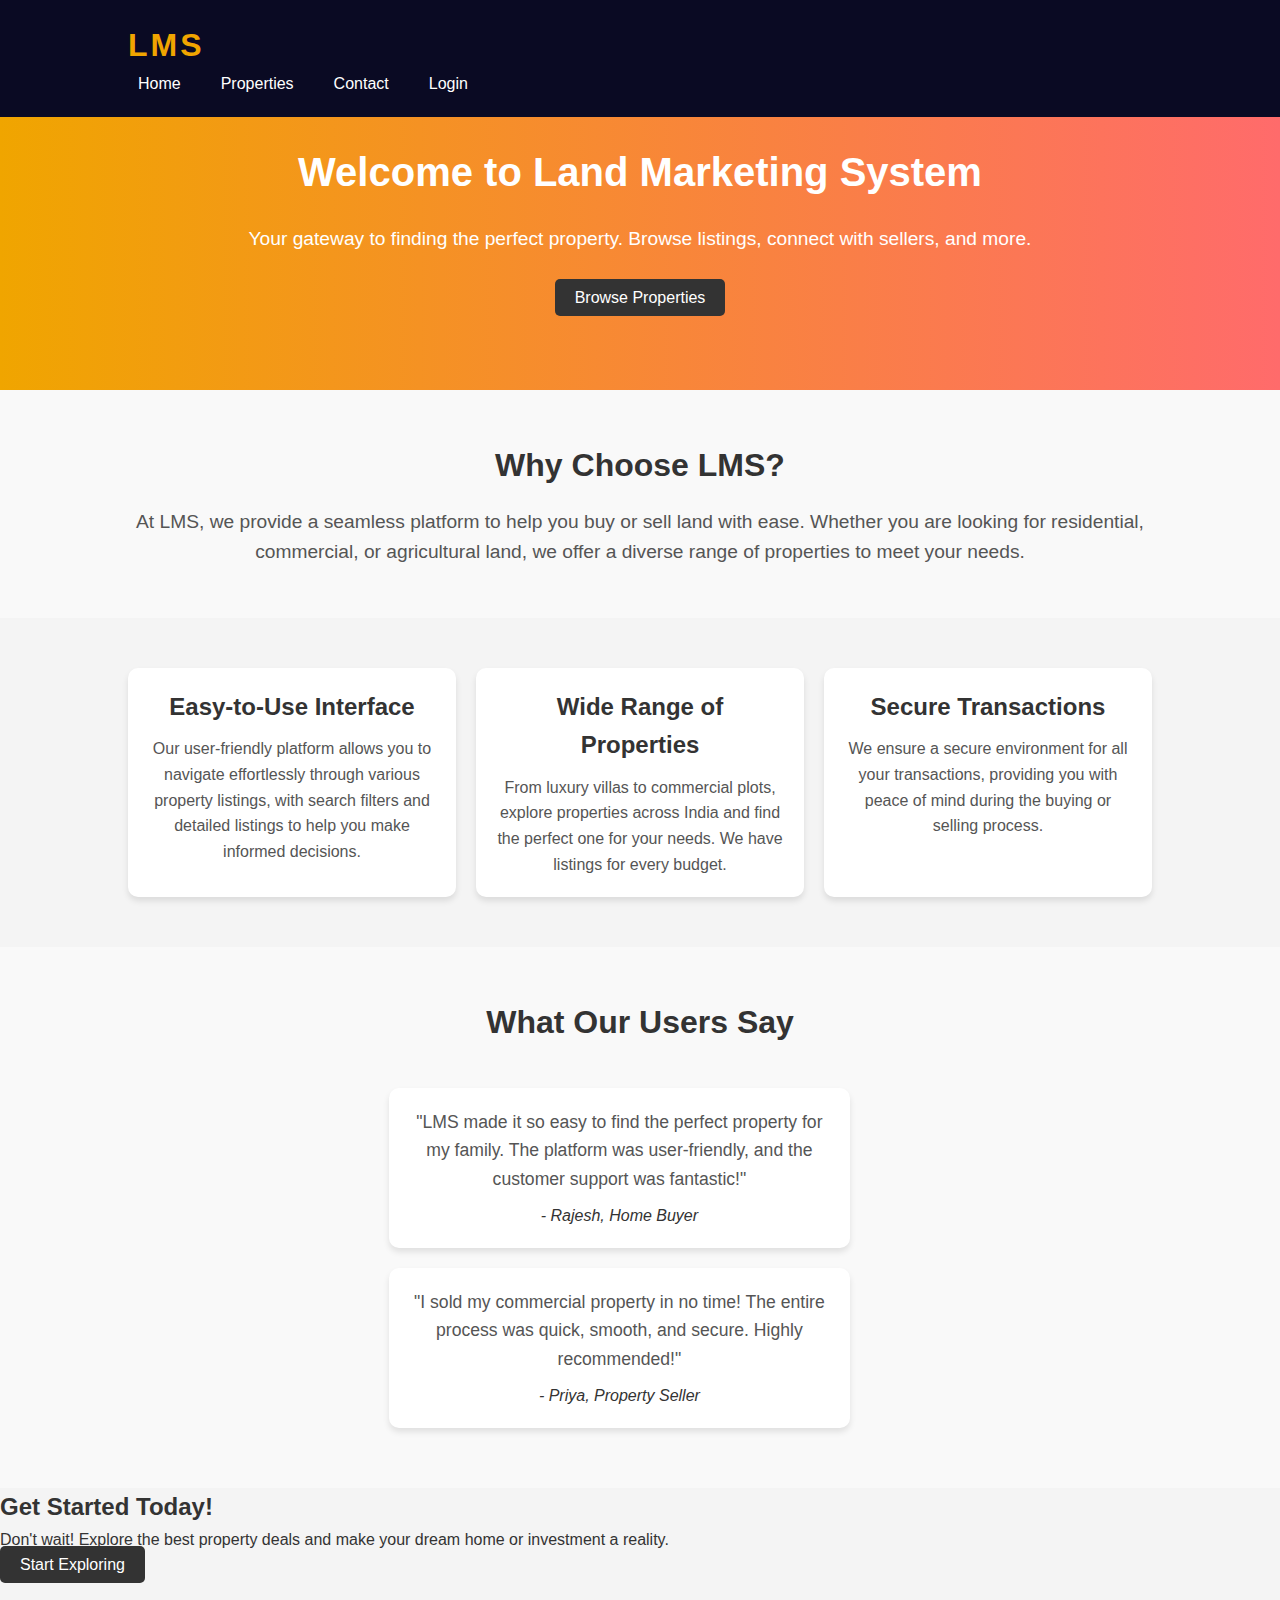
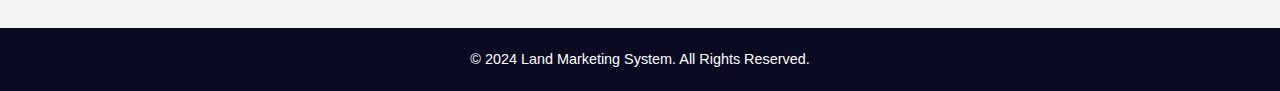
<file: index.html>
<!DOCTYPE html>
<html lang="en">
<head>
    <meta charset="UTF-8">
    <meta name="viewport" content="width=device-width, initial-scale=1.0">
    <title>Land Marketing System</title>
    <link rel="stylesheet" href="css/styles.css">
    <script defer src="js/scripts.js"></script>
</head>
<body>
    <header>
        <nav>
            <div class="logo">
                <h1 class="logo-text">LMS</h1>
            </div>
            <ul class="nav-links" id="navLinks">
                <li><a href="index.html">Home</a></li>
                <li><a href="properties.html">Properties</a></li>
                <li><a href="contact.html">Contact</a></li>
                <li id="authLink"><a href="login.html">Login</a></li>
            </ul>
        </nav>
    </header>

    <main>
        <!-- Hero Section -->
        <section class="hero">
            <h1>Welcome to Land Marketing System</h1>
            <p>Your gateway to finding the perfect property. Browse listings, connect with sellers, and more.</p>
            <a href="properties.html" class="cta-button">Browse Properties</a>
        </section>

        <!-- Introduction Section -->
        <section class="intro">
            <h2>Why Choose LMS?</h2>
            <p>At LMS, we provide a seamless platform to help you buy or sell land with ease. Whether you are looking for residential, commercial, or agricultural land, we offer a diverse range of properties to meet your needs.</p>
        </section>

        <!-- Features Section -->
        <section class="features">
            <div class="feature-item">
                <h3>Easy-to-Use Interface</h3>
                <p>Our user-friendly platform allows you to navigate effortlessly through various property listings, with search filters and detailed listings to help you make informed decisions.</p>
            </div>
            <div class="feature-item">
                <h3>Wide Range of Properties</h3>
                <p>From luxury villas to commercial plots, explore properties across India and find the perfect one for your needs. We have listings for every budget.</p>
            </div>
            <div class="feature-item">
                <h3>Secure Transactions</h3>
                <p>We ensure a secure environment for all your transactions, providing you with peace of mind during the buying or selling process.</p>
            </div>
        </section>

        <!-- Testimonials Section -->
        <section class="testimonials">
            <h2>What Our Users Say</h2>
            <div class="testimonial-item">
                <p>"LMS made it so easy to find the perfect property for my family. The platform was user-friendly, and the customer support was fantastic!"</p>
                <span>- Rajesh, Home Buyer</span>
            </div>
            <div class="testimonial-item">
                <p>"I sold my commercial property in no time! The entire process was quick, smooth, and secure. Highly recommended!"</p>
                <span>- Priya, Property Seller</span>
            </div>
        </section>

        <!-- Call-to-Action Section -->
        <section class="cta">
            <h2>Get Started Today!</h2>
            <p>Don't wait! Explore the best property deals and make your dream home or investment a reality.</p>
            <a href="properties.html" class="cta-button">Start Exploring</a>
        </section>
    </main>

    <footer>
        <p>&copy; 2024 Land Marketing System. All Rights Reserved.</p>
    </footer>
</body>
</html>
</file>
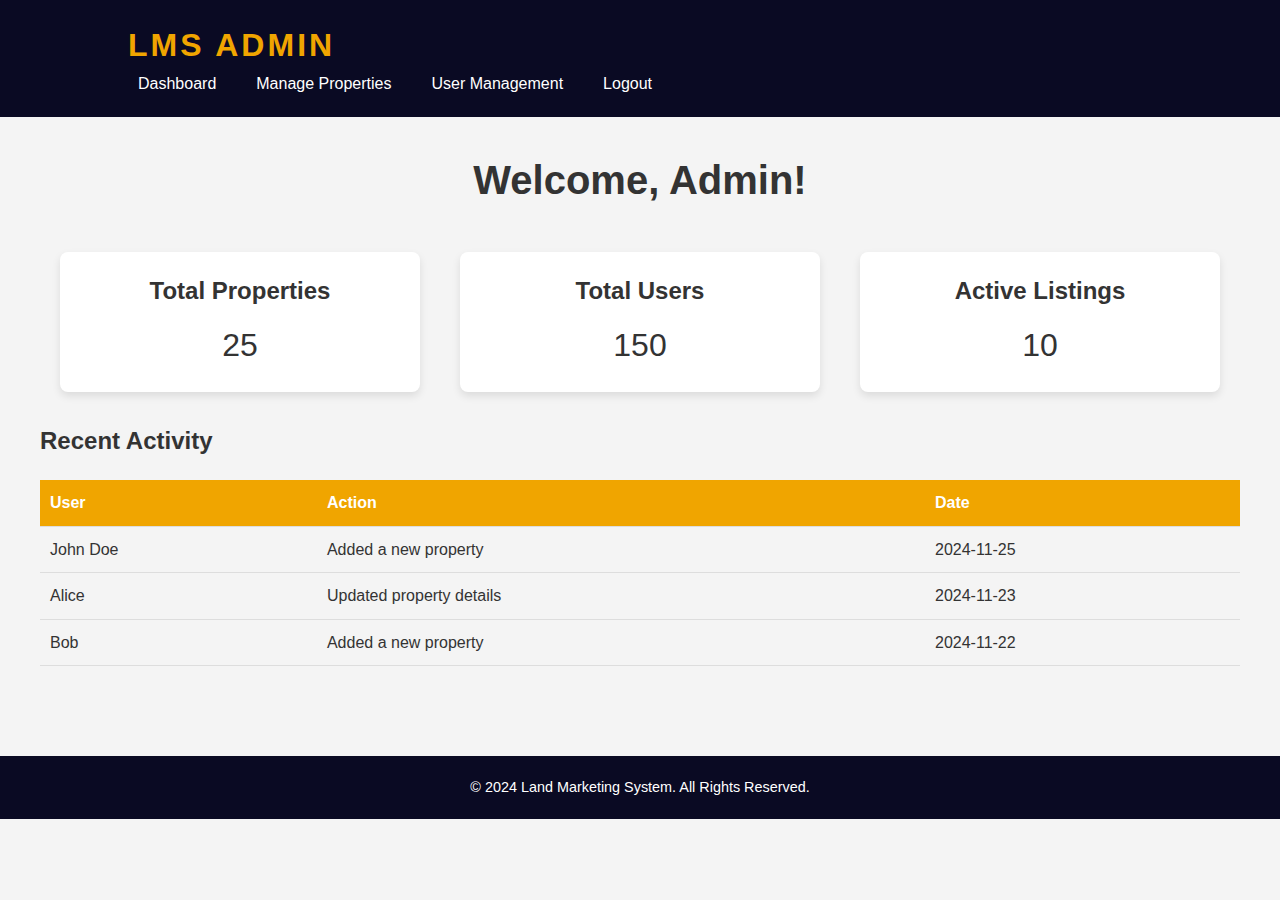
<file: admin.html>
<!DOCTYPE html>
<html lang="en">
<head>
    <meta charset="UTF-8">
    <meta name="viewport" content="width=device-width, initial-scale=1.0">
    <title>Admin Dashboard - Land Marketing System</title>
    <link rel="stylesheet" href="css/styles.css">
    <script defer src="js/scripts.js"></script>
</head>
<body>
    <header>
        <nav>
            <div class="logo">
                <h1 class="logo-text">LMS Admin</h1>
            </div>
            <ul class="nav-links">
                <li><a href="admin.html">Dashboard</a></li>
                <li><a href="manage-properties.html">Manage Properties</a></li>
                <li><a href="user-management.html">User Management</a></li>
                <li><a href="login.html" id="logout">Logout</a></li>
            </ul>
        </nav>
    </header>

    <main>
        <section class="dashboard">
            <h1>Welcome, Admin!</h1>
            <div class="dashboard-summary">
                <div class="summary-item">
                    <h2>Total Properties</h2>
                    <p id="total-properties">0</p>
                </div>
                <div class="summary-item">
                    <h2>Total Users</h2>
                    <p id="total-users">0</p>
                </div>
                <div class="summary-item">
                    <h2>Active Listings</h2>
                    <p id="active-listings">0</p>
                </div>
            </div>

            <h2>Recent Activity</h2>
            <table id="activity-table">
                <thead>
                    <tr>
                        <th>User</th>
                        <th>Action</th>
                        <th>Date</th>
                    </tr>
                </thead>
                <tbody>
                    <tr>
                        <td>John Doe</td>
                        <td>Added a new property</td>
                        <td>2024-11-25</td>
                    </tr>
                    <!-- More activity records will be added dynamically -->
                </tbody>
            </table>
        </section>
    </main>

    <footer>
        <p>&copy; 2024 Land Marketing System. All Rights Reserved.</p>
    </footer>
</body>
</html>
</file>
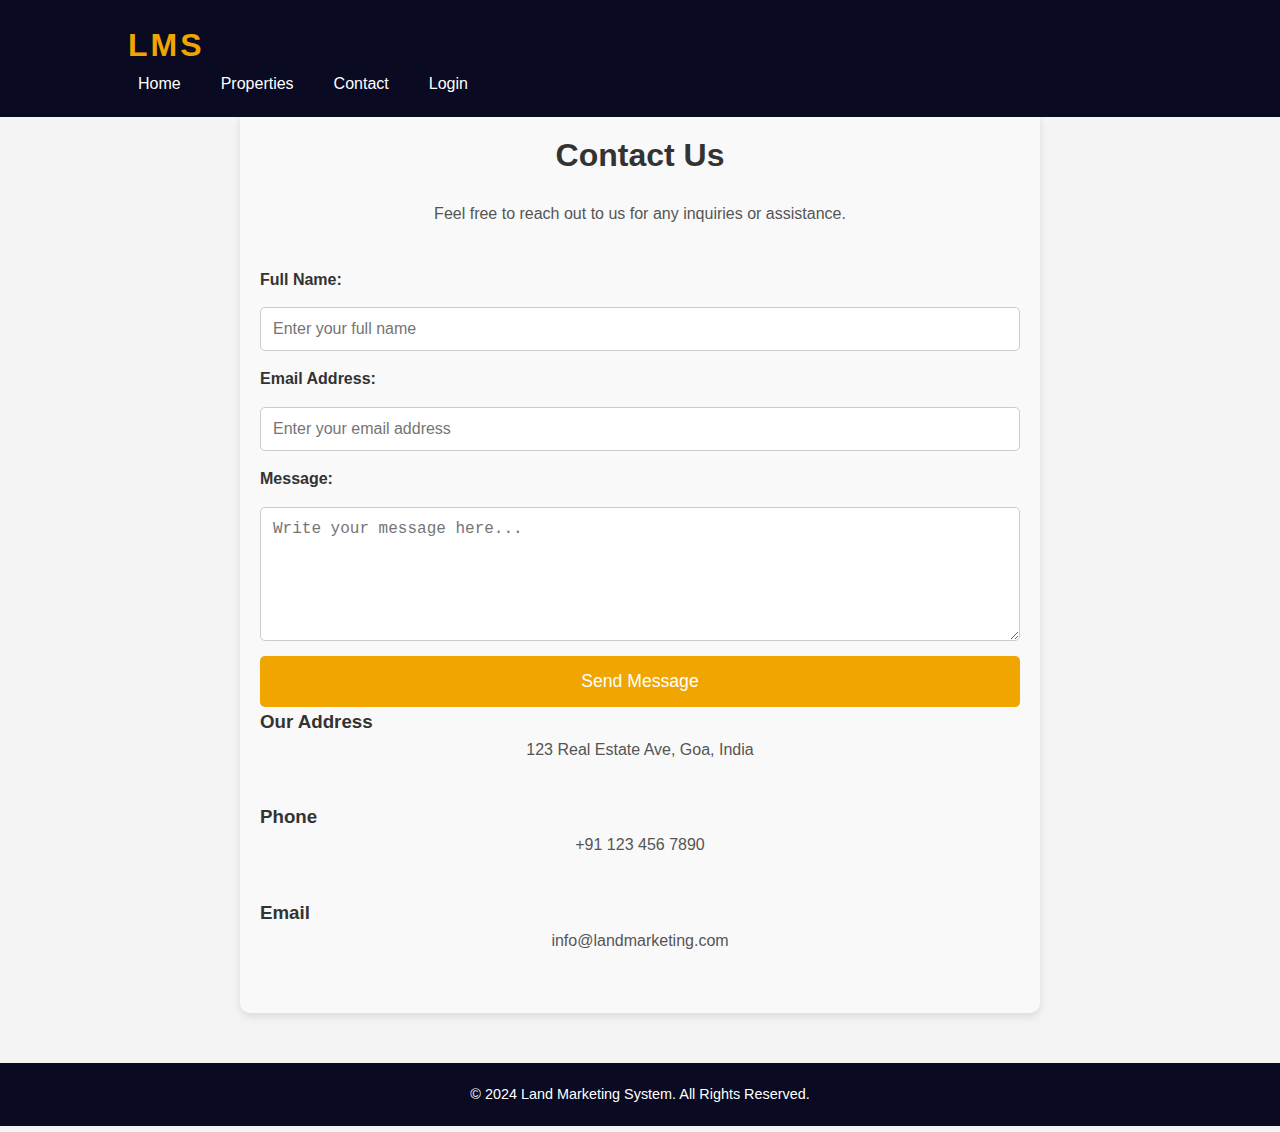
<file: contact.html>
<!DOCTYPE html>
<html lang="en">
<head>
    <meta charset="UTF-8">
    <meta name="viewport" content="width=device-width, initial-scale=1.0">
    <title>Contact Us</title>
    <link rel="stylesheet" href="css/styles.css">
    <script defer src="js/scripts.js"></script>
</head>
<body>
    <header>
        <nav>
            <div class="logo">
                <h1 class="logo-text">LMS</h1>
            </div>
            <ul class="nav-links">
                <li><a href="index.html">Home</a></li>
                <li><a href="properties.html">Properties</a></li>
                <li><a href="contact.html">Contact</a></li>
                <li id="authLink"><a href="login.html">Login</a></li>
            </ul>
        </nav>
    </header>
    <main>
        <section class="contact-section">
            <h1>Contact Us</h1>
            <p>Feel free to reach out to us for any inquiries or assistance.</p>

            <form id="contactForm">
                <label for="name">Full Name:</label>
                <input type="text" id="name" name="name" placeholder="Enter your full name" required>

                <label for="email">Email Address:</label>
                <input type="email" id="email" name="email" placeholder="Enter your email address" required>

                <label for="message">Message:</label>
                <textarea id="message" name="message" rows="6" placeholder="Write your message here..." required></textarea>

                <button type="submit" class="cta-button">Send Message</button>
            </form>

            <div class="contact-info">
                <h3>Our Address</h3>
                <p>123 Real Estate Ave, Goa, India</p>
                <h3>Phone</h3>
                <p>+91 123 456 7890</p>
                <h3>Email</h3>
                <p>info@landmarketing.com</p>
            </div>
        </section>
    </main>
    <footer>
        <p>&copy; 2024 Land Marketing System. All Rights Reserved.</p>
    </footer>
</body>
</html>
</file>
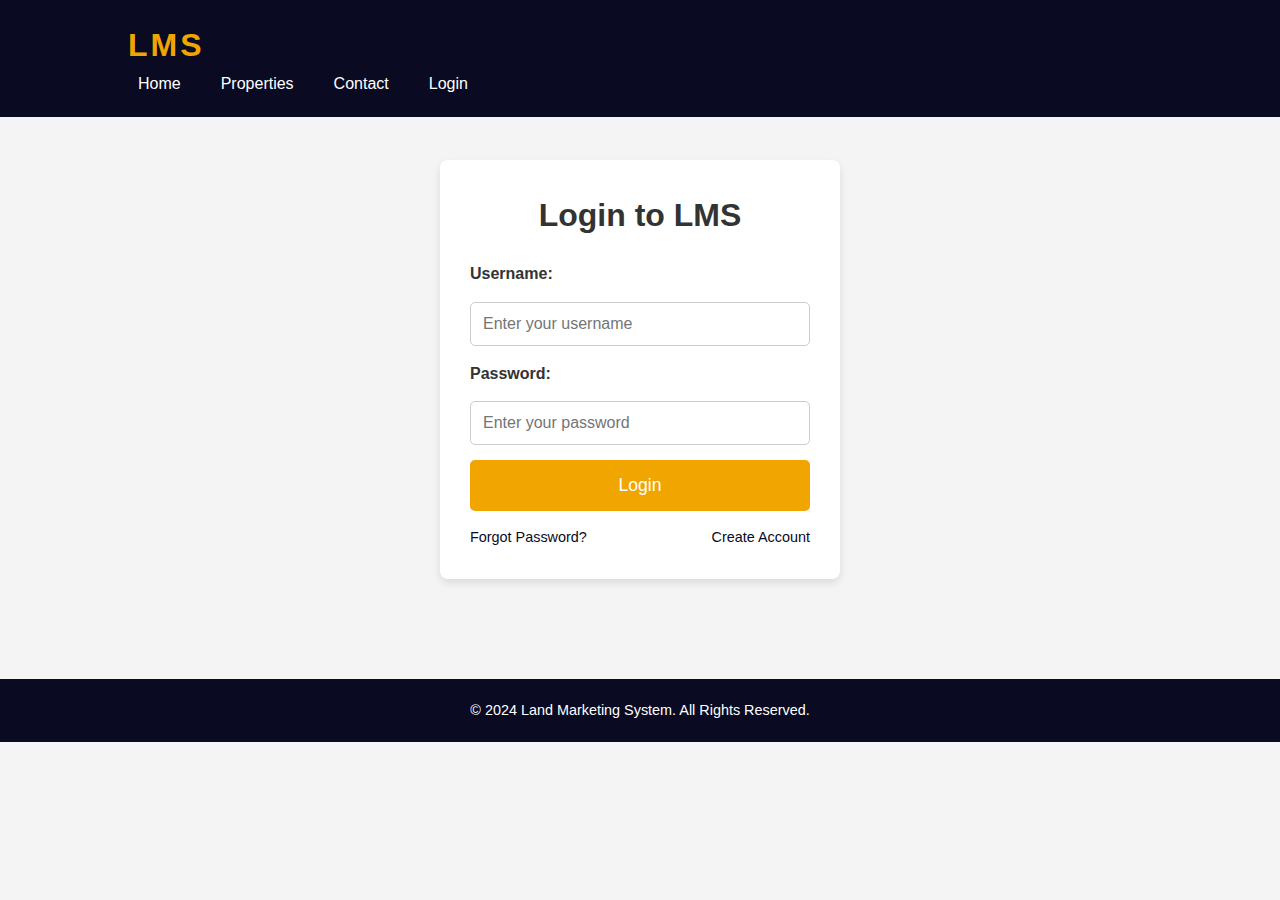
<file: login.html>
<!DOCTYPE html>
<html lang="en">
<head>
    <meta charset="UTF-8">
    <meta name="viewport" content="width=device-width, initial-scale=1.0">
    <title>Login - Land Marketing System</title>
    <link rel="stylesheet" href="css/styles.css">
    <script defer src="js/scripts.js"></script>
</head>
<body>
    <header>
        <nav>
            <div class="logo">
                <h1 class="logo-text">LMS</h1>
            </div>
            <ul class="nav-links" id="navLinks">
                <li><a href="index.html">Home</a></li>
                <li><a href="properties.html">Properties</a></li>
                <li><a href="contact.html">Contact</a></li>
                <li id="authLink"><a href="login.html">Login</a></li>
            </ul>
        </nav>
    </header>

    <main>
        <section class="login-section">
            <h1>Login to LMS</h1>
            <form id="loginForm">
                <label for="username">Username:</label>
                <input type="text" id="username" name="username" placeholder="Enter your username" required>

                <label for="password">Password:</label>
                <input type="password" id="password" name="password" placeholder="Enter your password" required>

                <button type="submit" class="cta-button">Login</button>

                <div class="form-links">
                    <a href="#">Forgot Password?</a>
                    <a href="register.html">Create Account</a>
                </div>
            </form>
        </section>
    </main>

    <footer>
        <p>&copy; 2024 Land Marketing System. All Rights Reserved.</p>
    </footer>
</body>
</html>
</file>
<file: css/styles.css>
/* Global Reset and Box Model */
* {
    margin: 0;
    padding: 0;
    box-sizing: border-box;
}

/* Body and General Layout */
body {
    font-family: 'Arial', sans-serif;
    line-height: 1.6;
    color: #333;
    background-color: #f4f4f4;
    padding-top: 60px; /* Adjust for fixed header */
}

/* Header */
header {
    background-color: #0a0a23;
    color: #fff;
    padding: 20px 10%;
    display: flex;
    justify-content: space-between;
    align-items: center;
    position: fixed;
    width: 100%;
    top: 0;
    left: 0;
    z-index: 100;
    margin-bottom: 50em;
}

header .logo-text {
    font-size: 2rem;
    font-weight: bold;
    color: #f0a500;
    letter-spacing: 3px;
    text-transform: uppercase;
    margin: 0;
    animation: glow 1.5s infinite alternate;
}

@keyframes glow {
    0% {
        text-shadow: 0 0 5px #f0a500, 0 0 10px #f0a500, 0 0 15px #ff6b6b;
    }
    100% {
        text-shadow: 0 0 10px #f0a500, 0 0 20px #ff6b6b, 0 0 30px #ff6b6b;
    }
}

.nav-links {
    list-style: none;
    display: flex;
    gap: 20px;
}

.nav-links a {
    color: #fff;
    text-decoration: none;
    font-size: 1rem;
    padding: 5px 10px;
    transition: color 0.3s ease;
}

.nav-links a:hover {
    color: #f0a500;
}

/* Hero Section */
.hero {
    background: linear-gradient(to right, #f0a500, #ff6b6b);
    color: #fff;
    padding: 80px 10%;
    text-align: center;
}

.hero h1 {
    font-size: 2.5rem;
    margin-bottom: 20px;
}

.hero p {
    font-size: 1.2rem;
    margin-bottom: 30px;
}

.cta-button {
    background-color: #333;
    color: #fff;
    padding: 10px 20px;
    font-size: 1rem;
    border-radius: 5px;
    text-decoration: none;
    transition: background-color 0.3s ease;
}

.cta-button:hover {
    background-color: #f0a500;
}

/* Intro Section */
.intro {
    text-align: center;
    padding: 50px 10%;
    background-color: #f9f9f9;
}

.intro h2 {
    font-size: 2rem;
    margin-bottom: 15px;
}

.intro p {
    font-size: 1.2rem;
    color: #555;
}

/* Features Section */
.features {
    display: grid;
    grid-template-columns: repeat(auto-fit, minmax(300px, 1fr));
    gap: 20px;
    padding: 50px 10%;
}

.feature-item {
    background-color: #fff;
    border-radius: 10px;
    box-shadow: 0 4px 6px rgba(0, 0, 0, 0.1);
    padding: 20px;
    text-align: center;
}

.feature-item h3 {
    font-size: 1.5rem;
    margin-bottom: 10px;
    color: #333;
}

.feature-item p {
    color: #555;
}

/* Testimonials Section */
.testimonials {
    background-color: #f9f9f9;
    padding: 50px 10%;
    text-align: center;
}

.testimonials h2 {
    font-size: 2rem;
    margin-bottom: 30px;
}

.testimonial-item {
    background-color: #fff;
    padding: 20px;
    margin: 10px;
    border-radius: 10px;
    box-shadow: 0 4px 6px rgba(0, 0, 0, 0.1);
    display: inline-block;
    width: 45%;
    margin-right: 5%;
}

.testimonial-item p {
    font-size: 1.1rem;
    color: #555;
}

.testimonial-item span {
    display: block;
    margin-top: 10px;
    font-style: italic;
}

/* Contact Section */
.contact-section {
    max-width: 800px;
    margin: 50px auto;
    padding: 20px;
    background-color: #f9f9f9;
    border-radius: 10px;
    box-shadow: 0 4px 8px rgba(0, 0, 0, 0.1);
}

.contact-section h1 {
    text-align: center;
    font-size: 2rem;
    margin-bottom: 20px;
}

.contact-section p {
    text-align: center;
    margin-bottom: 40px;
    color: #555;
}

/* Form Styling */
form {
    display: flex;
    flex-direction: column;
    gap: 15px;
}

form label {
    font-weight: bold;
    color: #333;
}

form input, form textarea {
    padding: 12px;
    font-size: 1rem;
    border: 1px solid #ccc;
    border-radius: 5px;
}

form input:focus, form textarea:focus {
    border-color: #f0a500;
    outline: none;
}

form .cta-button {
    background-color: #f0a500;
    color: #fff;
    padding: 15px;
    border: none;
    border-radius: 5px;
    font-size: 1rem;
    cursor: pointer;
    transition: background-color 0.3s ease;
}

form .cta-button:hover {
    background-color: #d48806;
}

/* Footer */
footer {
    background-color: #0a0a23;
    color: #fff;
    text-align: center;
    padding: 20px;
    font-size: 0.9rem;
    margin-top: 50px; /* Ensures space between footer and main content */
}

/* Login Page Styles */
.login-section {
    max-width: 400px;
    margin: 100px auto;
    padding: 30px;
    background-color: #fff;
    border-radius: 8px;
    box-shadow: 0 4px 8px rgba(0, 0, 0, 0.1);
}

.login-section h1 {
    text-align: center;
    font-size: 2rem;
    margin-bottom: 20px;
    color: #333;
}

form {
    display: flex;
    flex-direction: column;
    gap: 15px;
}

form label {
    font-weight: bold;
    color: #333;
}

form input {
    padding: 12px;
    font-size: 1rem;
    border: 1px solid #ccc;
    border-radius: 5px;
    transition: border 0.3s ease;
}

form input:focus {
    border-color: #f0a500;
    outline: none;
}

form .cta-button {
    background-color: #f0a500;
    color: #fff;
    padding: 15px;
    border: none;
    border-radius: 5px;
    font-size: 1.1rem;
    cursor: pointer;
    transition: background-color 0.3s ease;
}

form .cta-button:hover {
    background-color: #d48806;
}

.form-links {
    display: flex;
    justify-content: space-between;
    font-size: 0.9rem;
    color: #555;
}

.form-links a {
    text-decoration: none;
    color: #0a0a23;
    transition: color 0.3s ease;
}

.form-links a:hover {
    color: #f0a500;
}
/* Properties Section */
.page-title{
    margin-top: 2em;
    text-align: center;
   
}
.property-list {
    display: grid;
    grid-template-columns: repeat(auto-fit, minmax(300px, 1fr));
    gap: 20px;
    padding: 40px 10%;
}

.property-item {
    border: 1px solid #ddd;
    border-radius: 10px;
    overflow: hidden;
    box-shadow: 0 4px 6px rgba(0, 0, 0, 0.1);
    transition: transform 0.3s ease, box-shadow 0.3s ease;
}

.property-item:hover {
    transform: translateY(-10px);
    box-shadow: 0 8px 12px rgba(0, 0, 0, 0.2);
}

.property-item img {
    width: 100%;
    height: 200px;
    object-fit: cover;
}

.property-item h3 {
    font-size: 1.5rem;
    margin: 10px 15px;
    color: #333;
}

.property-item p {
    margin: 5px 15px;
    color: #555;
}

.property-item .cta-button {
    display: block;
    margin: 15px auto 20px;
    text-align: center;
}

/*admin*/
/* Admin Dashboard Styles */
.dashboard {
    padding: 40px;
    margin-top: 3em;
}

.dashboard h1 {
    font-size: 2.5rem;
    text-align: center;
    margin-bottom: 40px;
}

.dashboard-summary {
    display: flex;
    justify-content: space-around;
    margin-bottom: 30px;
}

.summary-item {
    background-color: #fff;
    padding: 20px;
    border-radius: 8px;
    box-shadow: 0 4px 8px rgba(0, 0, 0, 0.1);
    text-align: center;
    width: 30%;
}

.summary-item h2 {
    font-size: 1.5rem;
    margin-bottom: 10px;
}

.summary-item p {
    font-size: 2rem;
    color: #333;
}

table {
    width: 100%;
    border-collapse: collapse;
    margin-top: 20px;
}

table th, table td {
    padding: 10px;
    text-align: left;
    border-bottom: 1px solid #ddd;
}

table th {
    background-color: #f0a500;
    color: #fff;
}

table tr:hover {
    background-color: #f9f9f9;
}

/* Footer */
footer {
    background-color: #0a0a23;
    color: #fff;
    text-align: center;
    padding: 20px;
    font-size: 0.9rem;
}

/* Responsive Design */
@media (max-width: 768px) {
    body {
        padding-top: 80px; /* Adjust for smaller screens */
    }

    .hero h1 {
        font-size: 2rem;
    }

    .hero p {
        font-size: 1rem;
    }

    .features {
        padding: 20px 5%;
    }

    .feature-item {
        padding: 15px;
    }

    .testimonials h2 {
        font-size: 1.5rem;
    }

    .testimonial-item {
        width: 100%;
        margin-right: 0;
        margin-bottom: 20px;
    }

    .cta h2 {
        font-size: 2rem;
    }

    .login-section {
        padding: 20px;
    }
}
</file>
